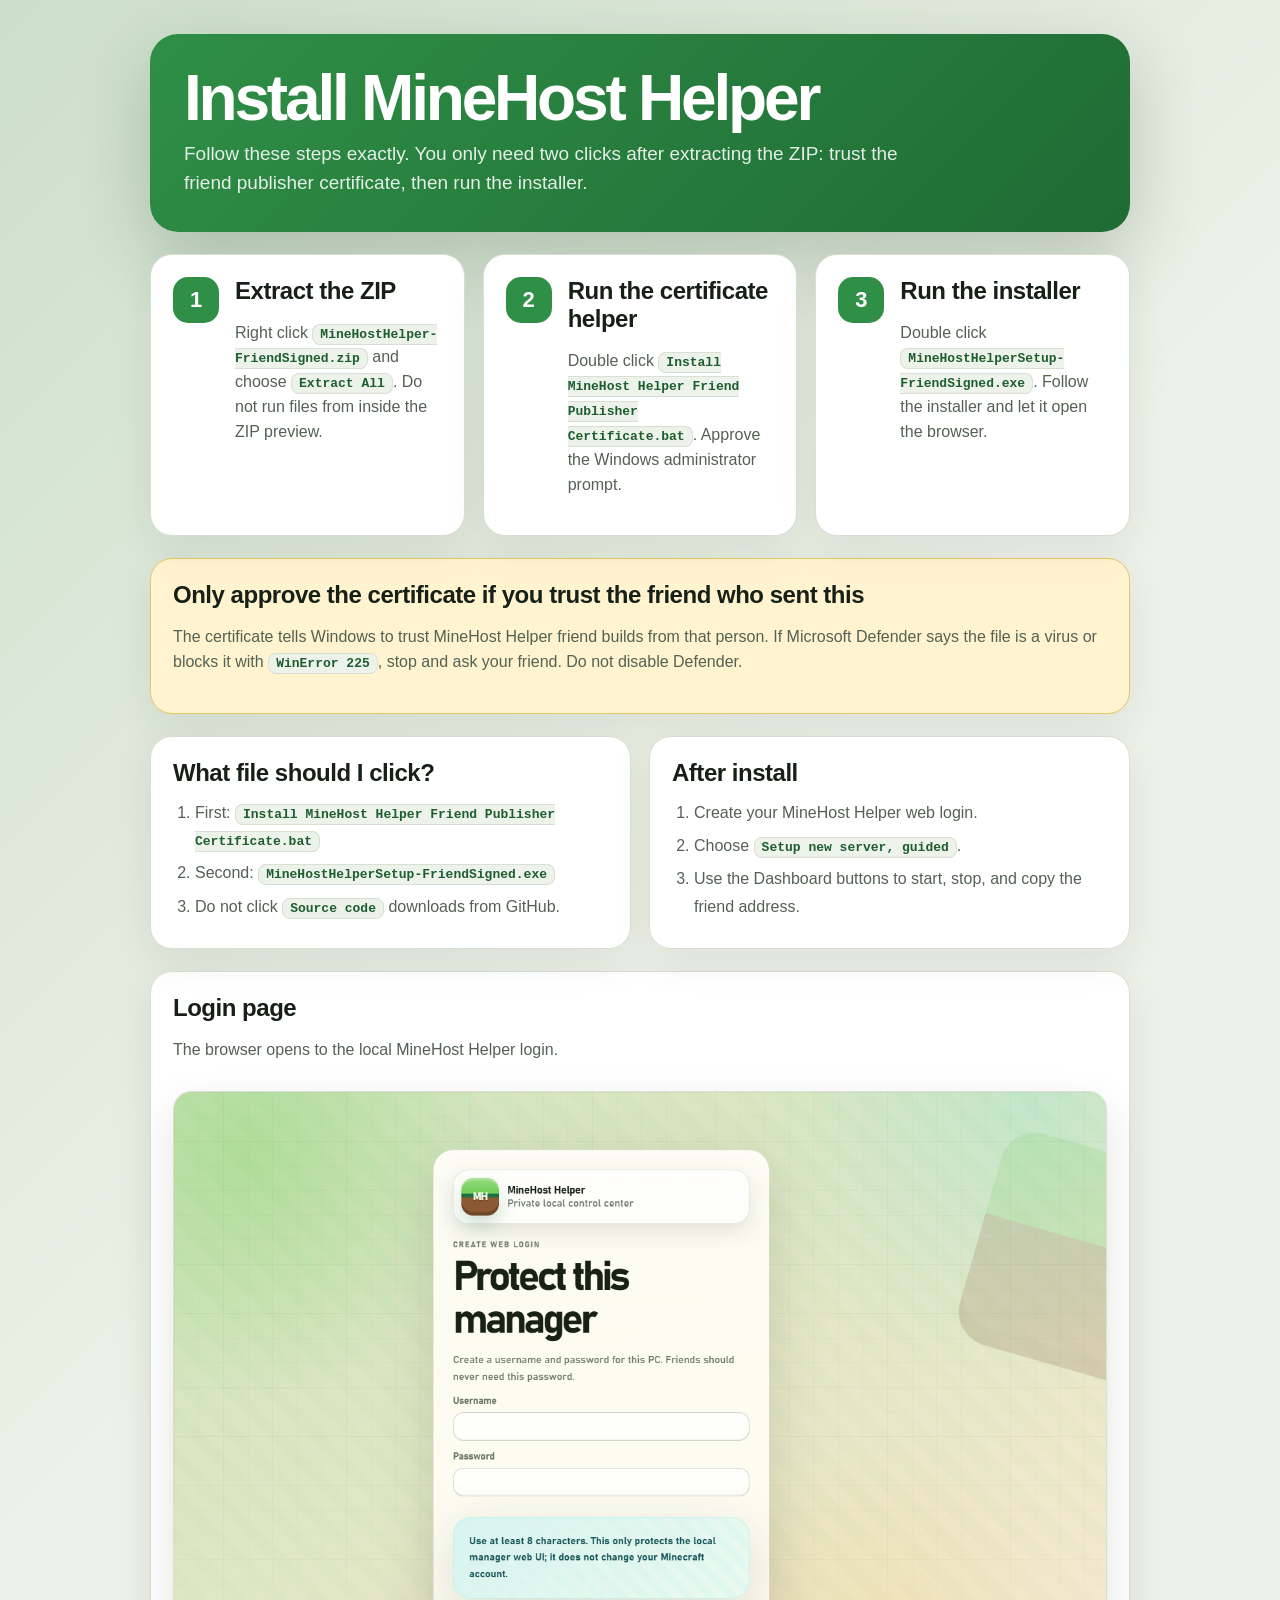
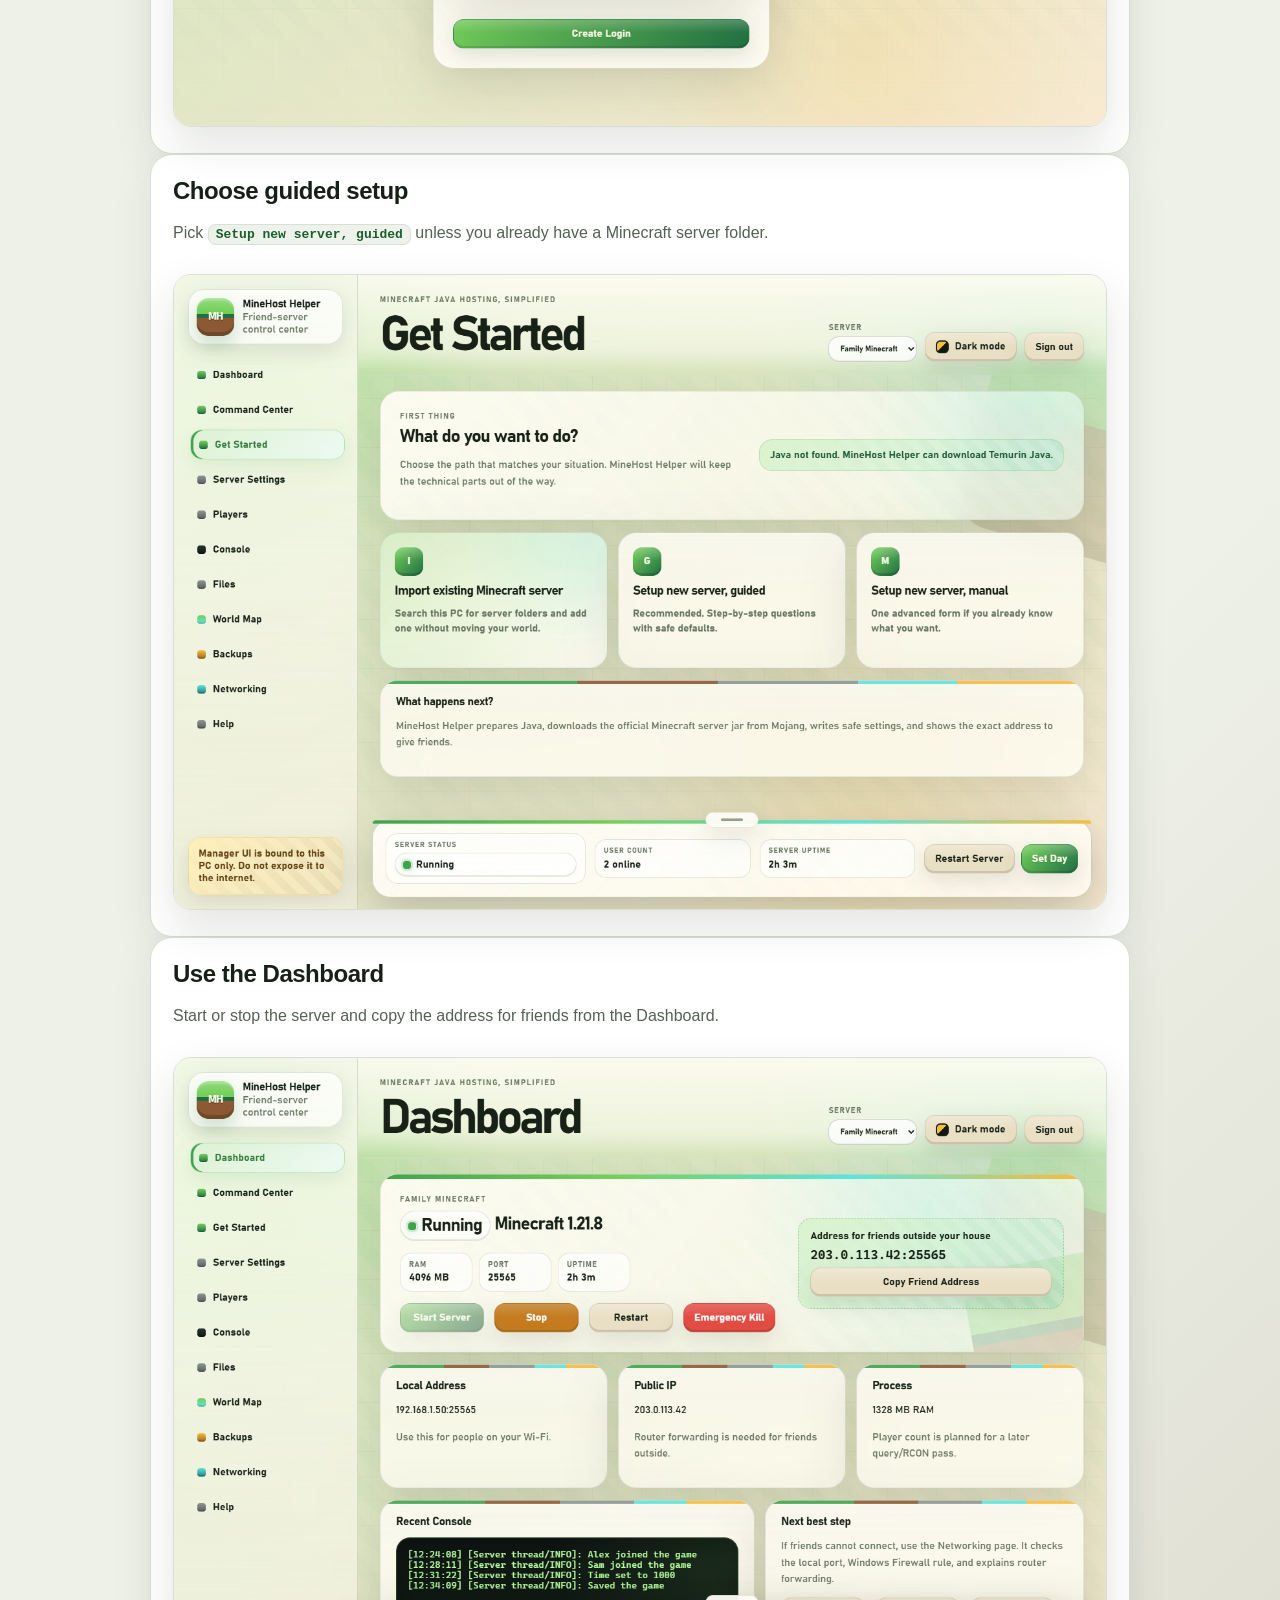
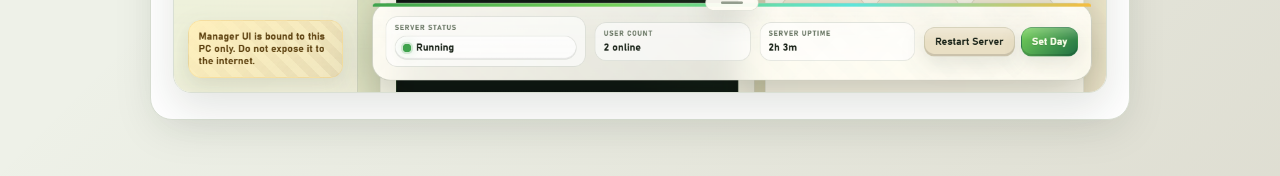
<file: docs/START_HERE_INSTALL_GUIDE.html>
<!doctype html>
<html lang="en">
<head>
  <meta charset="utf-8">
  <meta name="viewport" content="width=device-width, initial-scale=1">
  <title>Install MineHost Helper</title>
  <style>
    :root {
      color-scheme: light;
      --grass: #2f8f46;
      --grass-dark: #1f6b34;
      --stone: #eef1e8;
      --ink: #172017;
      --muted: #546154;
      --card: #ffffff;
      --line: #d9dfd3;
      --warn: #fff4cf;
    }
    * { box-sizing: border-box; }
    body {
      margin: 0;
      font-family: "Segoe UI", Tahoma, sans-serif;
      color: var(--ink);
      background:
        linear-gradient(135deg, rgba(47, 143, 70, .18), transparent 34%),
        linear-gradient(315deg, rgba(112, 84, 52, .12), transparent 28%),
        var(--stone);
    }
    main {
      width: min(980px, calc(100% - 32px));
      margin: 0 auto;
      padding: 34px 0 56px;
    }
    .hero {
      background: linear-gradient(135deg, var(--grass), var(--grass-dark));
      color: white;
      border-radius: 28px;
      padding: 34px;
      box-shadow: 0 24px 70px rgba(24, 63, 32, .24);
    }
    h1 {
      margin: 0 0 10px;
      font-size: clamp(34px, 7vw, 64px);
      line-height: .95;
      letter-spacing: -0.05em;
    }
    .hero p {
      max-width: 760px;
      margin: 0;
      font-size: 19px;
      color: rgba(255,255,255,.88);
    }
    .grid {
      display: grid;
      grid-template-columns: repeat(auto-fit, minmax(260px, 1fr));
      gap: 18px;
      margin: 22px 0;
    }
    .card {
      background: var(--card);
      border: 1px solid var(--line);
      border-radius: 22px;
      padding: 22px;
      box-shadow: 0 12px 40px rgba(24, 42, 20, .08);
    }
    .step {
      display: grid;
      grid-template-columns: 46px 1fr;
      gap: 16px;
      align-items: start;
    }
    .number {
      display: grid;
      place-items: center;
      width: 46px;
      height: 46px;
      border-radius: 15px;
      background: var(--grass);
      color: white;
      font-weight: 800;
      font-size: 22px;
    }
    h2, h3 { margin: 0 0 12px; letter-spacing: -0.02em; }
    p { color: var(--muted); line-height: 1.55; }
    code {
      background: #edf3ea;
      border: 1px solid var(--line);
      border-radius: 8px;
      padding: 2px 7px;
      color: #1d5d30;
      font-weight: 700;
    }
    .warning {
      background: var(--warn);
      border-color: #e2c866;
    }
    img {
      width: 100%;
      border-radius: 18px;
      border: 1px solid var(--line);
      box-shadow: 0 16px 42px rgba(24, 42, 20, .12);
      margin-top: 12px;
    }
    ol {
      margin: 0;
      padding-left: 22px;
      color: var(--muted);
      line-height: 1.7;
    }
    li { margin: 6px 0; }
    a { color: #126a32; font-weight: 800; }
  </style>
</head>
<body>
  <main>
    <section class="hero">
      <h1>Install MineHost Helper</h1>
      <p>Follow these steps exactly. You only need two clicks after extracting the ZIP: trust the friend publisher certificate, then run the installer.</p>
    </section>

    <section class="grid">
      <article class="card step">
        <div class="number">1</div>
        <div>
          <h2>Extract the ZIP</h2>
          <p>Right click <code>MineHostHelper-FriendSigned.zip</code> and choose <code>Extract All</code>. Do not run files from inside the ZIP preview.</p>
        </div>
      </article>
      <article class="card step">
        <div class="number">2</div>
        <div>
          <h2>Run the certificate helper</h2>
          <p>Double click <code>Install MineHost Helper Friend Publisher Certificate.bat</code>. Approve the Windows administrator prompt.</p>
        </div>
      </article>
      <article class="card step">
        <div class="number">3</div>
        <div>
          <h2>Run the installer</h2>
          <p>Double click <code>MineHostHelperSetup-FriendSigned.exe</code>. Follow the installer and let it open the browser.</p>
        </div>
      </article>
    </section>

    <section class="card warning">
      <h2>Only approve the certificate if you trust the friend who sent this</h2>
      <p>The certificate tells Windows to trust MineHost Helper friend builds from that person. If Microsoft Defender says the file is a virus or blocks it with <code>WinError 225</code>, stop and ask your friend. Do not disable Defender.</p>
    </section>

    <section class="grid">
      <article class="card">
        <h2>What file should I click?</h2>
        <ol>
          <li>First: <code>Install MineHost Helper Friend Publisher Certificate.bat</code></li>
          <li>Second: <code>MineHostHelperSetup-FriendSigned.exe</code></li>
          <li>Do not click <code>Source code</code> downloads from GitHub.</li>
        </ol>
      </article>
      <article class="card">
        <h2>After install</h2>
        <ol>
          <li>Create your MineHost Helper web login.</li>
          <li>Choose <code>Setup new server, guided</code>.</li>
          <li>Use the Dashboard buttons to start, stop, and copy the friend address.</li>
        </ol>
      </article>
    </section>

    <section class="card">
      <h2>Login page</h2>
      <p>The browser opens to the local MineHost Helper login.</p>
      <img src="screenshots/01-login.png" alt="MineHost Helper login">
    </section>

    <section class="card">
      <h2>Choose guided setup</h2>
      <p>Pick <code>Setup new server, guided</code> unless you already have a Minecraft server folder.</p>
      <img src="screenshots/02-get-started.png" alt="MineHost Helper get started page">
    </section>

    <section class="card">
      <h2>Use the Dashboard</h2>
      <p>Start or stop the server and copy the address for friends from the Dashboard.</p>
      <img src="screenshots/03-dashboard.png" alt="MineHost Helper dashboard">
    </section>
  </main>
</body>
</html>
</file>
